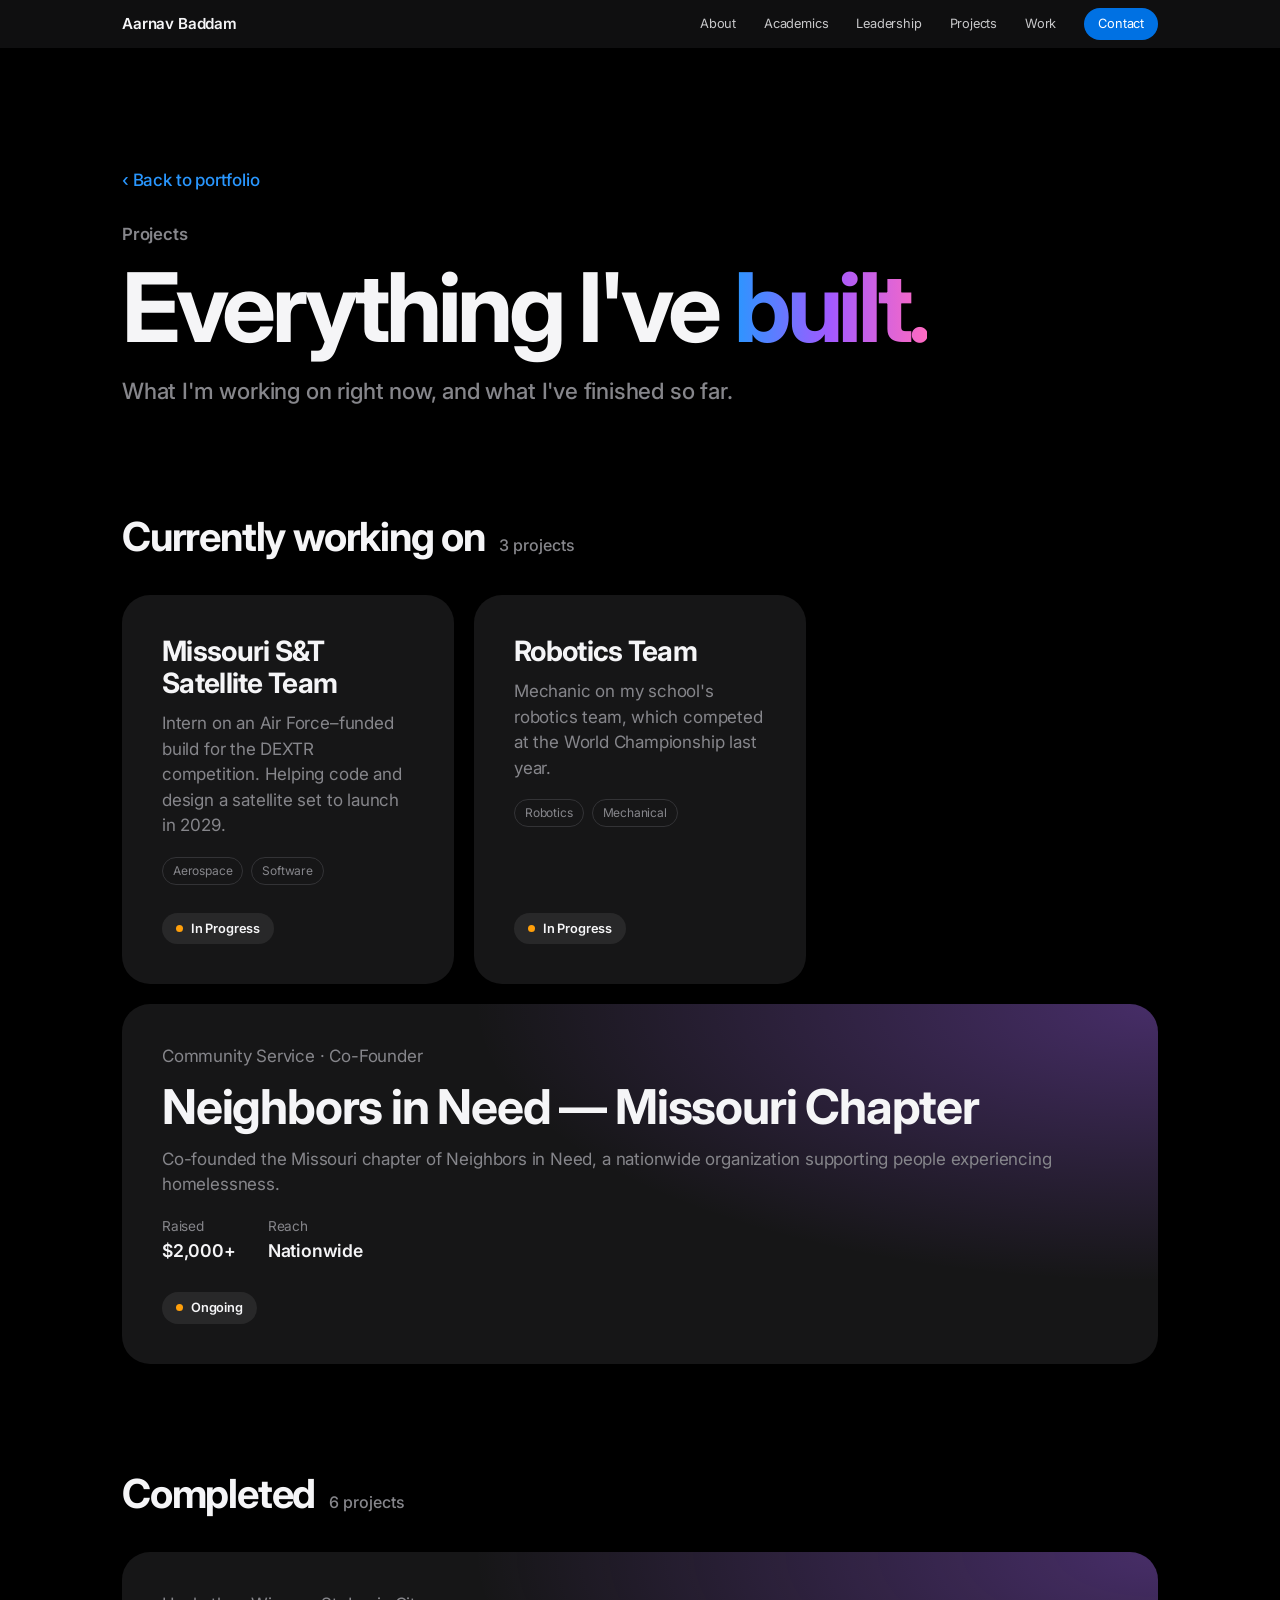
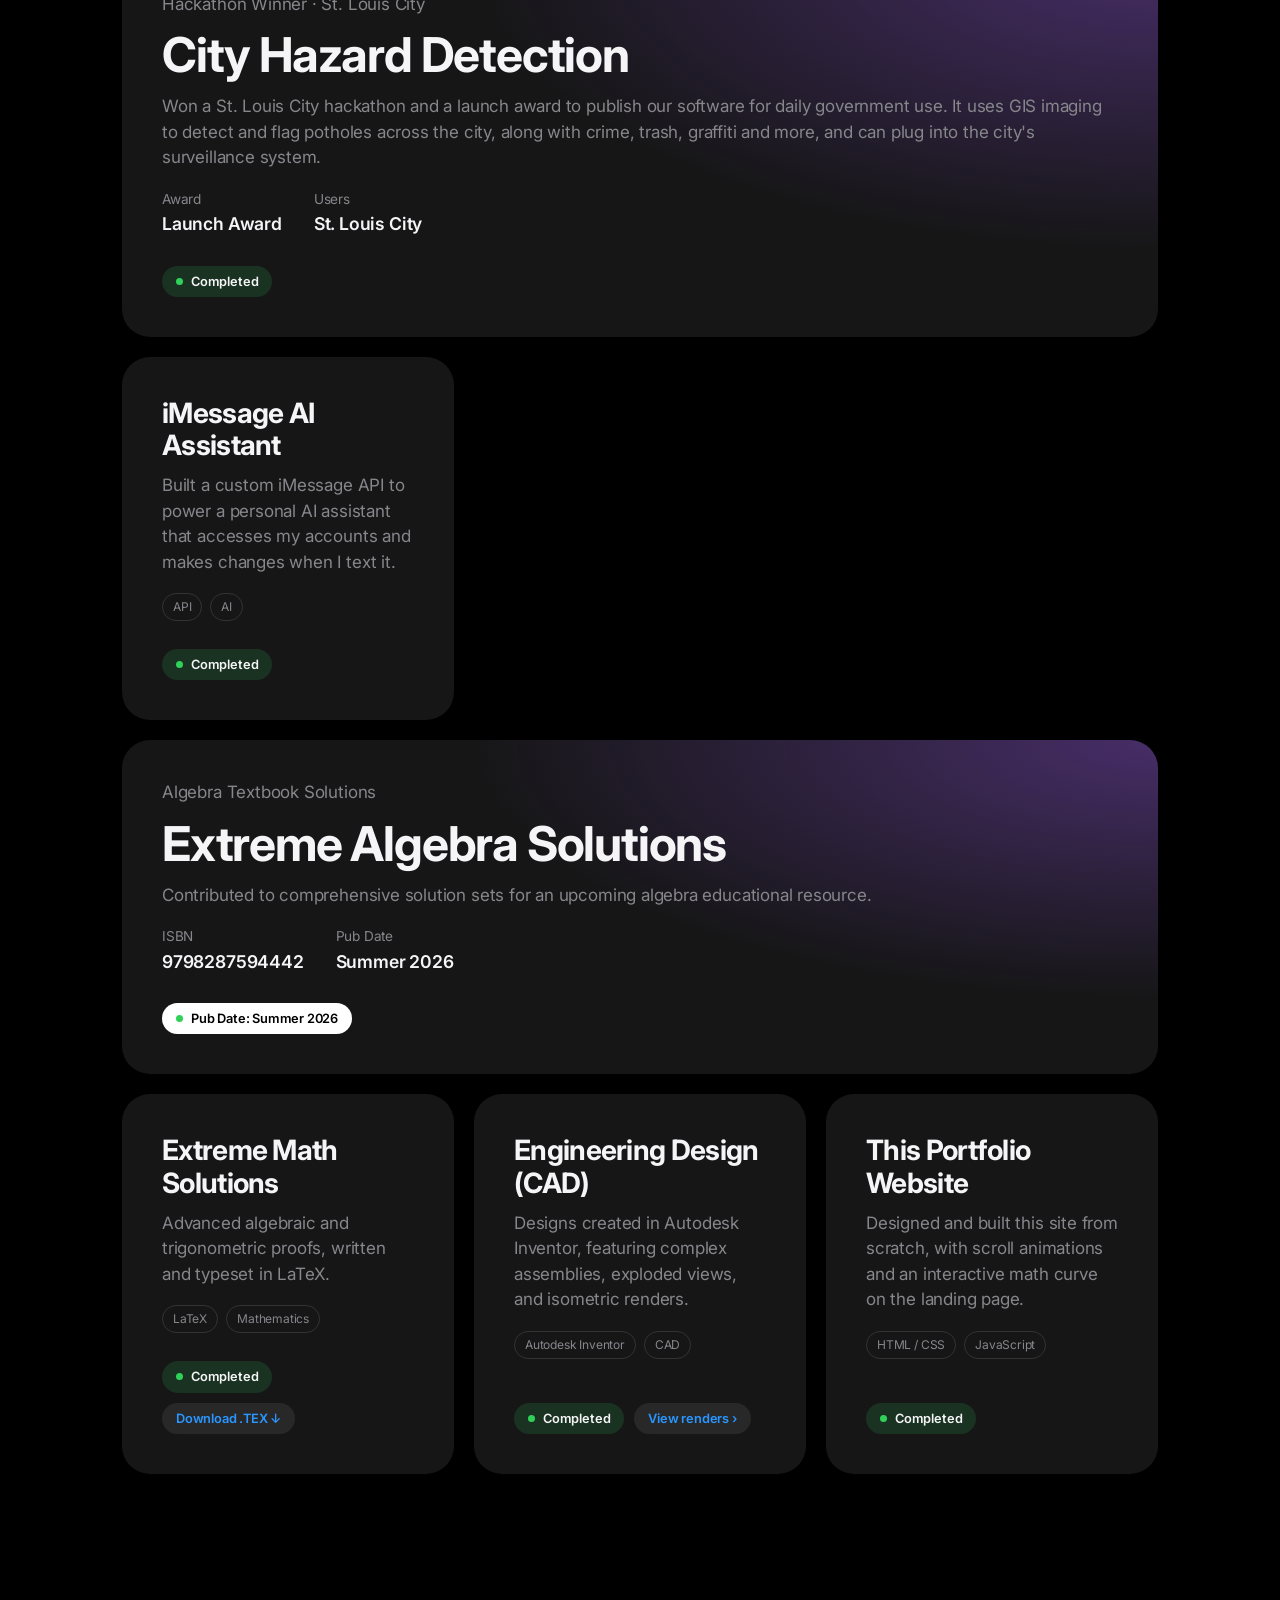
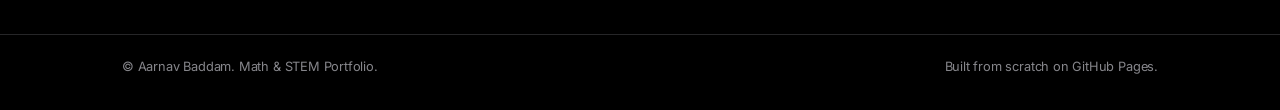
<file: projects.html>
<!DOCTYPE html>
<html lang="en">

<head>
    <meta charset="utf-8" />
    <meta name="viewport" content="width=device-width, initial-scale=1, viewport-fit=cover" />
    <title>Projects — Aarnav Baddam</title>
    <meta name="description" content="Everything Aarnav Baddam has worked on and is currently working on." />

    <link rel="icon"
        href="data:image/svg+xml,<svg xmlns='http://www.w3.org/2000/svg' viewBox='0 0 64 64'><rect x='0' y='0' width='64' height='64' rx='12' fill='%23000000'/><text x='50%' y='55%' dominant-baseline='middle' text-anchor='middle' fill='%23FFFFFF' font-family='Arial Black, sans-serif' font-weight='900' font-size='32'>AB</text></svg>">
    <link rel="preconnect" href="https://fonts.googleapis.com" />
    <link rel="preconnect" href="https://fonts.gstatic.com" crossorigin />
    <link href="https://fonts.googleapis.com/css2?family=Inter:wght@400;500;600;700;800&display=swap" rel="stylesheet">
    <link rel="stylesheet" href="styles.css">
</head>

<body class="section--dark">
    <header class="site-header">
        <div class="container nav">
            <a href="index.html" class="brand">Aarnav Baddam</a>

            <button class="menu-toggle" id="mobile-menu-btn" aria-label="Toggle navigation" aria-expanded="false">
                <svg viewBox="0 0 24 24" fill="none" stroke="currentColor" stroke-width="1.6" stroke-linecap="round">
                    <path d="M4 8h16M4 16h16" />
                </svg>
            </button>

            <nav class="nav-links" id="nav-links">
                <a href="index.html#about" class="nav-link">About</a>
                <a href="index.html#academics" class="nav-link">Academics</a>
                <a href="index.html#leadership" class="nav-link">Leadership</a>
                <a href="index.html#projects" class="nav-link">Projects</a>
                <a href="index.html#documents" class="nav-link">Work</a>
                <a href="index.html#contact" class="nav-cta">Contact</a>
            </nav>
        </div>
    </header>

    <main>
        <section class="page-hero">
            <div class="container">
                <a href="index.html#projects" class="back-link reveal">‹ Back to portfolio</a>
                <p class="eyebrow reveal">Projects</p>
                <h1 class="headline reveal" style="--d:.05s">Everything I've <span class="grad-text">built.</span></h1>
                <p class="lede reveal" style="--d:.1s">What I'm working on right now, and what I've finished so far.</p>
            </div>
        </section>

        <section style="padding-bottom: 160px">
            <div class="container">
                <div class="proj-group">
                    <h2 class="group-title reveal">Currently working on <span class="count">3 projects</span></h2>
                    <div class="proj-grid">
                        <article class="proj reveal">
                            <h3>Missouri S&amp;T Satellite Team</h3>
                            <p>Intern on an Air Force–funded build for the DEXTR competition. Helping code and design a
                                satellite set to launch in 2029.</p>
                            <div class="tags"><span>Aerospace</span><span>Software</span></div>
                            <div class="foot"><span class="status">In Progress</span></div>
                        </article>
                        <article class="proj reveal" style="--d:.1s">
                            <h3>Robotics Team</h3>
                            <p>Mechanic on my school's robotics team, which competed at the World Championship last year.</p>
                            <div class="tags"><span>Robotics</span><span>Mechanical</span></div>
                            <div class="foot"><span class="status">In Progress</span></div>
                        </article>
                        <article class="proj proj--feature reveal">
                            <p style="margin-bottom:10px">Community Service · Co-Founder</p>
                            <h3>Neighbors in Need — Missouri Chapter</h3>
                            <p>Co-founded the Missouri chapter of Neighbors in Need, a nationwide organization supporting
                                people experiencing homelessness.</p>
                            <div class="isbn">
                                <div>Raised<strong>$2,000+</strong></div>
                                <div>Reach<strong>Nationwide</strong></div>
                            </div>
                            <div class="foot"><span class="status">Ongoing</span></div>
                        </article>
                    </div>
                </div>

                <div class="proj-group">
                    <h2 class="group-title reveal">Completed <span class="count">6 projects</span></h2>
                    <div class="proj-grid">
                        <article class="proj proj--feature reveal">
                            <p style="margin-bottom:10px">Hackathon Winner · St. Louis City</p>
                            <h3>City Hazard Detection</h3>
                            <p>Won a St. Louis City hackathon and a launch award to publish our software for daily
                                government use. It uses GIS imaging to detect and flag potholes across the city, along
                                with crime, trash, graffiti and more, and can plug into the city's surveillance system.</p>
                            <div class="isbn">
                                <div>Award<strong>Launch Award</strong></div>
                                <div>Users<strong>St. Louis City</strong></div>
                            </div>
                            <div class="foot"><span class="status status--done">Completed</span></div>
                        </article>
                        <article class="proj reveal">
                            <h3>iMessage AI Assistant</h3>
                            <p>Built a custom iMessage API to power a personal AI assistant that accesses my accounts
                                and makes changes when I text it.</p>
                            <div class="tags"><span>API</span><span>AI</span></div>
                            <div class="foot"><span class="status status--done">Completed</span></div>
                        </article>
                        <article class="proj proj--feature reveal">
                            <p style="margin-bottom:10px">Algebra Textbook Solutions</p>
                            <h3>Extreme Algebra Solutions</h3>
                            <p>Contributed to comprehensive solution sets for an upcoming algebra educational resource.</p>
                            <div class="isbn">
                                <div>ISBN<strong>9798287594442</strong></div>
                                <div>Pub Date<strong>Summer 2026</strong></div>
                            </div>
                            <div class="foot"><span class="status status--pub">Pub Date: Summer 2026</span></div>
                        </article>
                        <article class="proj reveal">
                            <h3>Extreme Math Solutions</h3>
                            <p>Advanced algebraic and trigonometric proofs, written and typeset in LaTeX.</p>
                            <div class="tags"><span>LaTeX</span><span>Mathematics</span></div>
                            <div class="foot">
                                <span class="status status--done">Completed</span>
                                <a href="Extreme_Math_SOLs.tex" download class="status status--link">Download .TEX ↓</a>
                            </div>
                        </article>
                        <article class="proj reveal" style="--d:.1s">
                            <h3>Engineering Design (CAD)</h3>
                            <p>Designs created in Autodesk Inventor, featuring complex assemblies, exploded views, and
                                isometric renders.</p>
                            <div class="tags"><span>Autodesk Inventor</span><span>CAD</span></div>
                            <div class="foot">
                                <span class="status status--done">Completed</span>
                                <a href="index.html#documents" class="status status--link">View renders ›</a>
                            </div>
                        </article>
                        <article class="proj reveal" style="--d:.2s">
                            <h3>This Portfolio Website</h3>
                            <p>Designed and built this site from scratch, with scroll animations and an interactive math
                                curve on the landing page.</p>
                            <div class="tags"><span>HTML / CSS</span><span>JavaScript</span></div>
                            <div class="foot"><span class="status status--done">Completed</span></div>
                        </article>
                    </div>
                </div>
            </div>
        </section>
    </main>

    <footer>
        <div class="container">
            <span>© Aarnav Baddam. Math &amp; STEM Portfolio.</span>
            <span>Built from scratch on GitHub Pages.</span>
        </div>
    </footer>

    <script>
        document.documentElement.classList.add('js');

        const menuBtn = document.getElementById('mobile-menu-btn');
        const navLinks = document.getElementById('nav-links');
        function setMenu(open) {
            navLinks.classList.toggle('active', open);
            menuBtn.setAttribute('aria-expanded', open);
        }
        menuBtn.addEventListener('click', () => setMenu(!navLinks.classList.contains('active')));
        addEventListener('keydown', e => { if (e.key === 'Escape') setMenu(false); });

        const io = new IntersectionObserver(entries => {
            entries.forEach(e => {
                if (!e.isIntersecting) return;
                e.target.classList.add('in');
                io.unobserve(e.target);
            });
        }, { threshold: 0.15 });
        document.querySelectorAll('.reveal').forEach(el => io.observe(el));
    </script>
</body>

</html>
</file>
<file: styles.css>
:root {
    --bg: #ffffff;
    --bg-alt: #f5f5f7;
    --ink: #1d1d1f;
    --muted: #6e6e73;
    --line: #d2d2d7;
    --blue: #0071e3;
    --link: #0066cc;
    --dark: #000000;
    --dark-card: #161617;
    --dark-ink: #f5f5f7;
    --dark-muted: #86868b;
    --grad: linear-gradient(90deg, #2997ff 0%, #a259ff 50%, #ff6ac1 100%);
    --font: -apple-system, BlinkMacSystemFont, "SF Pro Display", "Inter", "Segoe UI", sans-serif;
    --ease: cubic-bezier(0.16, 1, 0.3, 1);
    --r: 28px;
    --nav-h: 48px;
}

* { box-sizing: border-box; }

html { scroll-behavior: smooth; scroll-padding-top: var(--nav-h); }

body {
    margin: 0;
    background: var(--bg);
    color: var(--ink);
    font: 400 1.0625rem/1.5 var(--font);
    letter-spacing: -0.011em;
    -webkit-font-smoothing: antialiased;
    overflow-x: clip; /* clip, not hidden, so position: sticky keeps working */
}

img { max-width: 100%; display: block; }
a { color: inherit; }

.container { max-width: 1080px; margin-inline: auto; padding: 0 22px; }

/* ---------- TYPE ---------- */
.eyebrow {
    font-size: 1.05rem;
    font-weight: 600;
    color: var(--muted);
    margin: 0 0 10px;
}

.headline {
    font-size: clamp(2.5rem, 6vw, 4.5rem);
    line-height: 1.05;
    letter-spacing: -0.035em;
    font-weight: 700;
    margin: 0;
}

.lede {
    font-size: clamp(1.15rem, 2vw, 1.4rem);
    line-height: 1.4;
    color: var(--muted);
    margin: 18px 0 0;
    max-width: 640px;
    font-weight: 500;
}

.grad-text {
    background: var(--grad);
    -webkit-background-clip: text;
    background-clip: text;
    color: transparent;
}

.section { padding: 140px 0; }
.section--alt { background: var(--bg-alt); }
.section--dark { background: var(--dark); color: var(--dark-ink); }
.section--dark .eyebrow, .section--dark .lede { color: var(--dark-muted); }
.section-head { margin-bottom: 64px; }

/* ---------- BUTTONS ---------- */
.btn {
    display: inline-flex;
    align-items: center;
    gap: 8px;
    padding: 12px 24px;
    border-radius: 980px;
    font-size: 1.05rem;
    font-weight: 500;
    text-decoration: none;
    border: 0;
    cursor: pointer;
    transition: background 0.2s, transform 0.1s ease-out;
}

.btn:active { transform: scale(0.97); }
.btn--primary { background: var(--blue); color: #fff; }
.btn--primary:hover { background: #0077ed; }
.btn--ghost { background: transparent; color: #2997ff; padding-inline: 8px; }
.btn--ghost:hover { text-decoration: underline; }
.btn--outline { background: transparent; color: var(--link); box-shadow: inset 0 0 0 1px var(--link); }
.btn--outline:hover { background: var(--link); color: #fff; }

/* ---------- NAV ---------- */
.site-header {
    position: fixed;
    inset: 0 0 auto 0;
    height: var(--nav-h);
    z-index: 1000;
    background: rgba(22, 22, 23, 0.72);
    backdrop-filter: saturate(180%) blur(20px);
    -webkit-backdrop-filter: saturate(180%) blur(20px);
    transition: background 0.4s;
}

/* over light sections the bar turns light, like apple.com */
.site-header.light { background: rgba(251, 251, 253, 0.8); }
.site-header.light .brand, .site-header.light .menu-toggle { color: var(--ink); }
.site-header.light .nav-link { color: rgba(29, 29, 31, 0.8); }
.site-header.light .nav-link:hover { color: #000; }

.nav {
    height: 100%;
    display: flex;
    align-items: center;
    justify-content: space-between;
}

.brand {
    color: var(--dark-ink);
    text-decoration: none;
    font-weight: 600;
    font-size: 0.95rem;
    letter-spacing: -0.01em;
}

.nav-links { display: flex; align-items: center; gap: 28px; }

.nav-link {
    color: rgba(245, 245, 247, 0.8);
    text-decoration: none;
    font-size: 0.8rem;
    transition: color 0.2s;
}

.nav-link:hover { color: #fff; }

.nav-cta {
    background: var(--blue);
    color: #fff;
    padding: 6px 14px;
    border-radius: 980px;
    font-size: 0.8rem;
    text-decoration: none;
}

.menu-toggle {
    display: none;
    background: none;
    border: 0;
    color: var(--dark-ink);
    cursor: pointer;
    padding: 8px;
    margin-right: -8px;
}

.menu-toggle svg { width: 22px; height: 22px; display: block; }

@media (max-width: 820px) {
    .menu-toggle { display: block; }

    .nav-links {
        position: fixed;
        inset: var(--nav-h) 0 auto 0;
        height: calc(100dvh - var(--nav-h));
        background: rgba(22, 22, 23, 0.97);
        flex-direction: column;
        align-items: flex-start;
        gap: 8px;
        padding: 24px 44px;
        opacity: 0;
        visibility: hidden;
        transform: translateY(-8px);
        transition: opacity 0.3s var(--ease), transform 0.3s var(--ease), visibility 0.3s;
    }

    .nav-links.active { opacity: 1; visibility: visible; transform: none; }
    .nav-link, .site-header.light .nav-link { font-size: 1.75rem; font-weight: 600; color: var(--dark-ink); padding: 6px 0; }
    .nav-cta { margin-top: 16px; font-size: 1.1rem; padding: 10px 22px; }
}

/* ---------- HERO ---------- */
.hero {
    position: relative;
    height: 100vh;
    height: 100svh;
    min-height: 600px;
    background: var(--dark);
    color: var(--dark-ink);
    overflow: hidden;
}

#curve {
    position: absolute;
    inset: 0;
    width: 100%;
    height: 100%;
}

/* dark halo behind the copy so the curve never fights the text */
.hero::after {
    content: "";
    position: absolute;
    inset: 0;
    background: radial-gradient(ellipse 42% 30% at 50% 52%, rgba(0, 0, 0, 0.8), transparent);
    pointer-events: none;
}

.hero-inner {
    position: relative;
    z-index: 1;
    height: 100%;
    display: flex;
    flex-direction: column;
    align-items: center;
    justify-content: center;
    text-align: center;
    padding: var(--nav-h) 22px 0;
    will-change: transform, opacity;
}

.hero .eyebrow { color: var(--dark-muted); }

.hero h1 {
    font-size: clamp(3.5rem, 12vw, 9.5rem);
    line-height: 0.95;
    letter-spacing: -0.05em;
    font-weight: 800;
    margin: 0;
}

.rotator {
    font-size: clamp(1.5rem, 3.4vw, 2.5rem);
    font-weight: 600;
    letter-spacing: -0.02em;
    margin-top: 18px;
    height: 1.3em;
}

.rotator span {
    display: inline-block;
    transition: opacity 0.5s var(--ease), filter 0.5s var(--ease), transform 0.5s var(--ease);
}

.rotator span.out { opacity: 0; filter: blur(8px); transform: translateY(-10px); }

.hero-sub {
    max-width: 560px;
    color: var(--dark-muted);
    font-size: clamp(1.05rem, 1.6vw, 1.25rem);
    margin: 22px 0 34px;
}

.hero-sub strong { color: var(--dark-ink); font-weight: 600; }
.hero-actions { display: flex; gap: 16px; flex-wrap: wrap; justify-content: center; align-items: center; }

.hero-hint {
    position: absolute;
    bottom: 28px;
    left: 50%;
    transform: translateX(-50%);
    z-index: 2;
    color: var(--dark-muted);
    font-size: 0.75rem;
    letter-spacing: 0.08em;
    text-transform: uppercase;
    display: flex;
    flex-direction: column;
    align-items: center;
    gap: 10px;
}

.hero-hint::after {
    content: "";
    width: 1px;
    height: 36px;
    background: linear-gradient(var(--dark-muted), transparent);
    animation: drip 2s var(--ease) infinite;
    transform-origin: top;
}

@keyframes drip {
    0% { transform: scaleY(0); opacity: 1; }
    70% { transform: scaleY(1); opacity: 1; }
    100% { transform: scaleY(1); opacity: 0; }
}

/* ---------- STATEMENT (scroll-lit words) ---------- */
.statement { height: 240vh; background: var(--dark); }

.sticky {
    position: sticky;
    top: 0;
    height: 100vh;
    height: 100svh;
    display: flex;
    align-items: center;
}

.statement p {
    font-size: clamp(1.9rem, 4.6vw, 3.6rem);
    line-height: 1.15;
    letter-spacing: -0.03em;
    font-weight: 700;
    margin: 0;
    color: var(--dark-ink);
}

.statement .w { opacity: 0.18; transition: opacity 0.35s ease-out; }
.statement .w.lit { opacity: 1; }

/* ---------- REVEAL ---------- */
.js .reveal {
    opacity: 0;
    transform: translateY(48px);
    transition: opacity 1.1s var(--ease), transform 1.1s var(--ease);
    transition-delay: var(--d, 0s);
}

.js .reveal.in { opacity: 1; transform: none; }

/* ---------- BENTO (about) ---------- */
.bento {
    display: grid;
    grid-template-columns: repeat(6, 1fr);
    gap: 20px;
}

.tile {
    background: var(--bg);
    border-radius: var(--r);
    padding: 34px;
    grid-column: span 2;
    position: relative;
    overflow: hidden;
}

.section--alt .tile { background: #fff; }
.tile h3 { margin: 0 0 10px; font-size: 1.5rem; letter-spacing: -0.02em; line-height: 1.15; }
.tile p { margin: 0; color: var(--muted); }
.tile ul { margin: 0; padding-left: 1.1em; color: var(--muted); }
.tile li + li { margin-top: 6px; }
.tile .label { font-size: 0.8rem; font-weight: 600; color: var(--muted); margin-bottom: 14px; display: block; }
.tile .big { font-size: 1.9rem; font-weight: 700; letter-spacing: -0.03em; line-height: 1.1; color: var(--ink); }

.tile--photo { grid-row: span 2; padding: 0; min-height: 520px; background: #111; }
.tile--photo img { position: absolute; inset: 0; width: 100%; height: 100%; object-fit: cover; object-position: 48% 40%; }

.tile--photo .cap {
    position: absolute;
    inset: auto 0 0 0;
    padding: 80px 28px 26px;
    color: #fff;
    background: linear-gradient(transparent, rgba(0, 0, 0, 0.75));
    font-weight: 600;
    font-size: 1.15rem;
    letter-spacing: -0.01em;
}

.tile--quote { grid-column: span 4; background: var(--dark) !important; color: var(--dark-ink); display: flex; flex-direction: column; justify-content: center; }

.tile--quote blockquote {
    margin: 0;
    font-size: clamp(1.35rem, 2.4vw, 1.9rem);
    line-height: 1.25;
    font-weight: 600;
    letter-spacing: -0.02em;
}

.tile--quote cite { display: block; margin-top: 18px; font-style: normal; color: var(--dark-muted); font-size: 1rem; }

.tile .icon { font-size: 1.6rem; margin-bottom: 18px; display: block; }

@media (max-width: 900px) {
    .bento { grid-template-columns: 1fr 1fr; }
    .tile, .tile--quote { grid-column: span 2; }
    .tile--photo { grid-row: auto; min-height: 460px; }
}

/* ---------- ACADEMICS ---------- */
.segmented {
    display: inline-flex;
    background: #e8e8ed;
    border-radius: 980px;
    padding: 4px;
    gap: 2px;
    position: relative;
    max-width: 100%;
    overflow-x: auto;
    scrollbar-width: none;
}

.seg-btn {
    position: relative;
    z-index: 1;
    border: 0;
    background: none;
    font: 500 0.95rem var(--font);
    color: var(--ink);
    padding: 9px 20px;
    border-radius: 980px;
    cursor: pointer;
    white-space: nowrap;
    transition: color 0.2s;
}

.seg-pill {
    position: absolute;
    top: 0;
    left: 0; /* size and position set from JS so it can follow buttons onto a second row */
    background: #fff;
    border-radius: 980px;
    box-shadow: 0 2px 8px rgba(0, 0, 0, 0.12);
    transition: transform 0.45s var(--ease), width 0.45s var(--ease), height 0.45s var(--ease);
}

/* Phones: the four grades don't fit in one row, so show a 2×2 grid instead of a hidden scroll */
@media (max-width: 600px) {
    .segmented { display: grid; grid-template-columns: 1fr 1fr; width: 100%; border-radius: 22px; overflow: visible; }
    .seg-btn { padding: 11px 8px; white-space: normal; border-radius: 18px; }
    .seg-pill { border-radius: 18px; }
}

.courses { margin-top: 40px; }
.course-panel { display: none; }
.course-panel.active { display: block; animation: panelIn 0.6s var(--ease); }

@keyframes panelIn {
    from { opacity: 0; transform: translateY(14px); }
    to { opacity: 1; transform: none; }
}

.course {
    display: flex;
    justify-content: space-between;
    align-items: center;
    gap: 16px;
    padding: 22px 0;
    border-bottom: 1px solid var(--line);
}

.course:first-child { border-top: 1px solid var(--line); }
.course-name { font-size: clamp(1.15rem, 2vw, 1.5rem); font-weight: 600; letter-spacing: -0.02em; }

.chip {
    font-size: 0.8rem;
    font-weight: 600;
    padding: 5px 12px;
    border-radius: 980px;
    white-space: nowrap;
    background: var(--c-bg, #eee);
    color: var(--c-fg, var(--ink));
}

.chip[data-c="math"] { --c-bg: #e8f1ff; --c-fg: #0058b9; }
.chip[data-c="sci"] { --c-bg: #e7f8ee; --c-fg: #1a7f43; }
.chip[data-c="eng"] { --c-bg: #fff1e3; --c-fg: #b35900; }
.chip[data-c="lang"] { --c-bg: #f5ecff; --c-fg: #7a3cc2; }
.chip[data-c="soc"] { --c-bg: #ffecf3; --c-fg: #b8235a; }

/* ---------- LEADERSHIP ---------- */
.cards-2 { display: grid; grid-template-columns: 1fr 1fr; gap: 20px; }

.lead-card {
    background: var(--bg-alt);
    border-radius: var(--r);
    padding: 40px;
    transition: transform 0.5s var(--ease), box-shadow 0.5s var(--ease);
}

.lead-card:hover { transform: translateY(-4px) scale(1.01); box-shadow: 0 24px 48px rgba(0, 0, 0, 0.08); }
.lead-card .icon { font-size: 1.75rem; margin-bottom: 22px; display: block; }
.lead-card .kicker { font-size: 0.85rem; font-weight: 600; color: var(--muted); }
.lead-card h3 { margin: 6px 0 10px; font-size: 1.65rem; letter-spacing: -0.025em; line-height: 1.15; }
.lead-card > p { color: var(--ink); margin: 0 0 18px; font-weight: 500; }
.lead-card ul { margin: 0; padding-left: 1.1em; color: var(--muted); font-size: 0.98rem; }
.lead-card li + li { margin-top: 8px; }

.lead-card--feature {
    grid-column: 1 / -1;
    display: grid;
    grid-template-columns: 1fr 1fr;
    gap: 40px;
    align-items: center;
    background: linear-gradient(135deg, #fff4e5, #ffe9f0);
}

.lead-card--feature ul { color: var(--ink); }
.lead-card--feature p { color: var(--ink); font-weight: 500; margin: 0 0 22px; }
.nin-stats { display: flex; flex-wrap: wrap; gap: 12px 36px; margin-top: 8px; }
.nin-stats div { font-size: 0.85rem; color: var(--muted); }
.nin-stats strong { display: block; font-size: 2rem; letter-spacing: -0.03em; color: var(--ink); line-height: 1.1; }

@media (max-width: 820px) {
    /* minmax(0, …) lets cards shrink below their widest word instead of pushing the page sideways */
    .cards-2 { grid-template-columns: minmax(0, 1fr); }
    .lead-card { padding: 30px; }
    .lead-card--feature { grid-template-columns: minmax(0, 1fr); gap: 24px; }
}

/* ---------- PROJECTS ---------- */
.proj-grid { display: grid; grid-template-columns: repeat(3, 1fr); gap: 20px; }

.proj {
    background: var(--dark-card);
    border-radius: var(--r);
    padding: 40px;
    min-height: 280px;
    display: flex;
    flex-direction: column;
    position: relative;
    overflow: hidden;
}

.proj h3 { margin: 0 0 12px; font-size: 1.75rem; letter-spacing: -0.025em; line-height: 1.15; }
.proj p { color: var(--dark-muted); margin: 0; }
.proj .foot { margin-top: auto; padding-top: 28px; display: flex; gap: 10px; flex-wrap: wrap; }

.status {
    display: inline-flex;
    align-items: center;
    gap: 8px;
    font-size: 0.8rem;
    font-weight: 600;
    padding: 6px 14px;
    border-radius: 980px;
    background: rgba(255, 255, 255, 0.08);
    color: var(--dark-ink);
}

.status::before {
    content: "";
    width: 7px;
    height: 7px;
    border-radius: 50%;
    background: #ff9f0a;
}

.status--pub { background: #fff; color: #000; }
.status--pub::before { background: #30d158; }

.proj--feature {
    grid-column: 1 / -1;
    background: radial-gradient(120% 140% at 100% 0%, rgba(162, 89, 255, 0.35), transparent 55%), var(--dark-card);
}

.proj--feature h3 { font-size: clamp(2rem, 4vw, 3rem); }
.isbn { margin-top: 18px; display: flex; gap: 32px; flex-wrap: wrap; }
.isbn div { font-size: 0.85rem; color: var(--dark-muted); }
.isbn strong { display: block; color: var(--dark-ink); font-size: 1.1rem; font-weight: 600; margin-top: 2px; }

.more-row { display: flex; justify-content: center; margin-top: 48px; }

/* ---------- PROJECTS PAGE ---------- */
.page-hero { padding: calc(var(--nav-h) + 120px) 0 100px; }
.page-hero .headline { font-size: clamp(3rem, 8vw, 6rem); letter-spacing: -0.045em; }
.back-link { display: inline-block; color: #2997ff; text-decoration: none; margin-bottom: 28px; font-weight: 500; }
.back-link:hover { text-decoration: underline; }
.group-title { display: flex; align-items: baseline; gap: 14px; margin: 0 0 28px; font-size: clamp(1.75rem, 3.4vw, 2.5rem); letter-spacing: -0.03em; }
.group-title .count { font-size: 1rem; color: var(--dark-muted); font-weight: 500; letter-spacing: 0; }
.proj-group + .proj-group { margin-top: 100px; }
.status--done { background: rgba(48, 209, 88, 0.15); }
.status--done::before { background: #30d158; }
.status--link { color: #2997ff; text-decoration: none; }
.status--link::before { display: none; }
.status--link:hover { background: rgba(255, 255, 255, 0.14); }
.proj .tags { display: flex; gap: 8px; flex-wrap: wrap; margin-top: 18px; }
.proj .tags span { font-size: 0.75rem; color: var(--dark-muted); border: 1px solid #333336; border-radius: 980px; padding: 4px 10px; }

@media (max-width: 820px) { .proj-grid { grid-template-columns: 1fr; } .proj--feature { grid-column: 1 / -1; } .proj { padding: 30px; } }

/* ---------- EXPLODED VIEW (scroll-driven) ---------- */
.explode { height: 280vh; background: var(--bg-alt); }

.explode .sticky { justify-content: center; }

.explode-layout {
    width: 100%;
    display: grid;
    grid-template-columns: 1fr 1.1fr;
    gap: 60px;
    align-items: center;
}

.explode-copy .step {
    transition: opacity 0.6s var(--ease), transform 0.6s var(--ease);
}

.explode-copy .step + .step { margin-top: 28px; }
.explode-copy .step.dim { opacity: 0.25; }
.explode-copy h3 { margin: 0 0 6px; font-size: 1.6rem; letter-spacing: -0.02em; }
.explode-copy p { margin: 0; color: var(--muted); }

.stage {
    position: relative;
    aspect-ratio: 4 / 5; /* both renders are portrait-ish */
    max-height: 78vh;
    justify-self: center;
    width: 100%;
    max-width: calc(78vh * 0.8);
    border-radius: var(--r);
    overflow: hidden;
    background: linear-gradient(#949db0, #c4c6cb); /* matches the Inventor render backdrop */
}

.stage img {
    position: absolute;
    inset: 0;
    width: 100%;
    height: 100%;
    object-fit: cover;
    will-change: opacity, transform;
}

.stage canvas { position: absolute; inset: 0; width: 100%; height: 100%; display: none; }
.stage.is-3d canvas { display: block; }
.stage.is-3d img { display: none; }

.progress-track { height: 3px; background: var(--line); border-radius: 3px; margin-top: 36px; overflow: hidden; max-width: 260px; }
.progress-fill { height: 100%; width: 100%; background: var(--grad); transform-origin: left; transform: scaleX(0); }

@media (max-width: 820px) {
    .explode-layout { grid-template-columns: 1fr; gap: 28px; }
    .explode .sticky { padding-top: var(--nav-h); }
    .explode .headline { font-size: 1.9rem !important; }
    .explode-copy > div[style] { margin-top: 18px !important; }
    .progress-track { margin-top: 18px; }
    .stage { max-height: 40vh; aspect-ratio: auto; height: 40vh; max-width: none; }
    .explode-copy .step + .step { margin-top: 10px; }
    .explode-copy h3 { font-size: 1.25rem; }
    .explode-copy p { font-size: 0.95rem; }
}

/* ---------- WORK ---------- */
.gallery {
    display: flex;
    gap: 20px;
    overflow-x: auto;
    scroll-snap-type: x mandatory;
    padding: 4px 22px 24px;
    margin: 0 -22px;
    scrollbar-width: none;
}

.gallery::-webkit-scrollbar { display: none; }

.shot {
    flex: 0 0 min(78%, 420px);
    scroll-snap-align: center;
    margin: 0;
}

.shot button {
    all: unset;
    display: block;
    width: 100%;
    aspect-ratio: 4 / 5;
    border-radius: var(--r);
    overflow: hidden;
    background: #c9ccd3;
    cursor: zoom-in;
}

.shot img { width: 100%; height: 100%; object-fit: cover; transition: transform 0.8s var(--ease); }
.shot button:hover img { transform: scale(1.04); }
.shot button:focus-visible { outline: 3px solid var(--blue); outline-offset: 3px; }
.shot figcaption { margin-top: 12px; font-weight: 600; }
.shot figcaption span { color: var(--muted); font-weight: 400; }

.gallery-nav { display: flex; gap: 12px; justify-content: flex-end; margin-top: 4px; }

.round-btn {
    width: 40px;
    height: 40px;
    border-radius: 50%;
    border: 0;
    background: #e8e8ed;
    color: var(--ink);
    cursor: pointer;
    font-size: 0.9rem;
    transition: background 0.2s, transform 0.1s ease-out;
}

.round-btn:hover { background: #dcdce1; }
.round-btn:active { transform: scale(0.92); }

.work-row {
    display: grid;
    grid-template-columns: 1fr 1fr;
    gap: 20px;
    margin-top: 80px;
}

.work-card {
    background: var(--bg-alt);
    border-radius: var(--r);
    padding: 40px;
    display: flex;
    flex-direction: column;
}

.work-card h3 { margin: 0 0 10px; font-size: 1.75rem; letter-spacing: -0.025em; }
.work-card > p { margin: 0 0 24px; color: var(--muted); }

.latex-thumb {
    all: unset;
    display: block;
    margin-top: auto;
    border-radius: 16px;
    overflow: hidden;
    cursor: zoom-in;
    box-shadow: 0 20px 40px rgba(0, 0, 0, 0.12);
    transform: perspective(900px) rotateX(6deg);
    transform-origin: bottom;
    transition: transform 0.8s var(--ease);
    max-height: 340px;
}

.latex-thumb:hover { transform: none; }
.latex-thumb:focus-visible { outline: 3px solid var(--blue); outline-offset: 3px; }
.latex-thumb img { width: 100%; object-fit: cover; object-position: top; }

.tools { display: grid; grid-template-columns: 1fr 1fr; gap: 12px; margin-top: auto; }

.tool {
    background: #fff;
    border-radius: 18px;
    padding: 24px 18px;
    text-align: center;
    transition: transform 0.4s var(--ease);
}

.tool:hover { transform: translateY(-3px); }
.tool i { font-size: 2.2rem; display: block; margin-bottom: 12px; }
.tool span { font-weight: 600; font-size: 0.9rem; }

@media (max-width: 820px) { .work-row { grid-template-columns: 1fr; } .work-card { padding: 30px; } }

/* ---------- CONTACT ---------- */
.contact { text-align: center; padding: 180px 0 120px; }
.contact .headline { font-size: clamp(3rem, 9vw, 7rem); letter-spacing: -0.05em; }

.mail {
    display: inline-block;
    margin-top: 28px;
    font-size: clamp(1.15rem, 2.6vw, 1.75rem);
    font-weight: 600;
    color: #2997ff;
    text-decoration: none;
    letter-spacing: -0.02em;
    word-break: break-all;
}

.mail:hover { text-decoration: underline; }
.socials { display: flex; gap: 14px; justify-content: center; margin-top: 36px; flex-wrap: wrap; }

.socials a {
    display: inline-flex;
    align-items: center;
    gap: 10px;
    padding: 12px 22px;
    border-radius: 980px;
    background: var(--dark-card);
    color: var(--dark-ink);
    text-decoration: none;
    font-weight: 500;
    transition: background 0.2s, transform 0.1s ease-out;
}

.socials a:hover { background: #2a2a2c; }
.socials a:active { transform: scale(0.97); }

footer { background: var(--dark); color: var(--dark-muted); font-size: 0.8rem; padding: 22px 0 34px; border-top: 1px solid #262628; }
footer .container { display: flex; justify-content: space-between; gap: 12px; flex-wrap: wrap; }

/* ---------- BACK TO TOP ---------- */
#backToTop {
    position: fixed;
    right: 24px;
    bottom: 24px;
    width: 44px;
    height: 44px;
    border-radius: 50%;
    border: 0;
    background: rgba(29, 29, 31, 0.72);
    backdrop-filter: blur(20px);
    -webkit-backdrop-filter: blur(20px);
    color: #fff;
    font-size: 1.1rem;
    cursor: pointer;
    z-index: 999;
    opacity: 0;
    pointer-events: none;
    transform: translateY(12px) scale(0.9);
    transition: opacity 0.4s var(--ease), transform 0.4s var(--ease);
}

#backToTop.visible { opacity: 1; pointer-events: auto; transform: none; }

/* ---------- LIGHTBOX ---------- */
.lightbox {
    position: fixed;
    inset: 0;
    z-index: 2000;
    display: flex;
    align-items: center;
    justify-content: center;
    padding: 24px;
    background: rgba(0, 0, 0, 0.85);
    backdrop-filter: blur(16px);
    -webkit-backdrop-filter: blur(16px);
    opacity: 0;
    visibility: hidden;
    transition: opacity 0.35s var(--ease), visibility 0.35s;
    cursor: zoom-out;
}

.lightbox.active { opacity: 1; visibility: visible; }

.lightbox img {
    max-width: 100%;
    max-height: 92vh;
    border-radius: 14px;
    transform: scale(0.94);
    transition: transform 0.5s var(--ease);
}

.lightbox.active img { transform: none; }

.lightbox-close {
    position: absolute;
    top: 18px;
    right: 18px;
    width: 40px;
    height: 40px;
    border-radius: 50%;
    border: 0;
    background: rgba(255, 255, 255, 0.15);
    color: #fff;
    font-size: 1.4rem;
    cursor: pointer;
}

/* ---------- REDUCED MOTION ---------- */
@media (prefers-reduced-motion: reduce) {
    html { scroll-behavior: auto; }
    *, *::before, *::after { animation: none !important; }
    .js .reveal { transform: none; transition: opacity 0.4s ease; }
    .statement { height: auto; }
    .statement .sticky { position: static; height: auto; padding: 120px 0; }
    .statement .w { opacity: 1; }
    .explode { height: auto; }
    .explode .sticky { position: static; height: auto; padding: 120px 0; }
    .explode-copy .step.dim { opacity: 1; }
}
</file>
